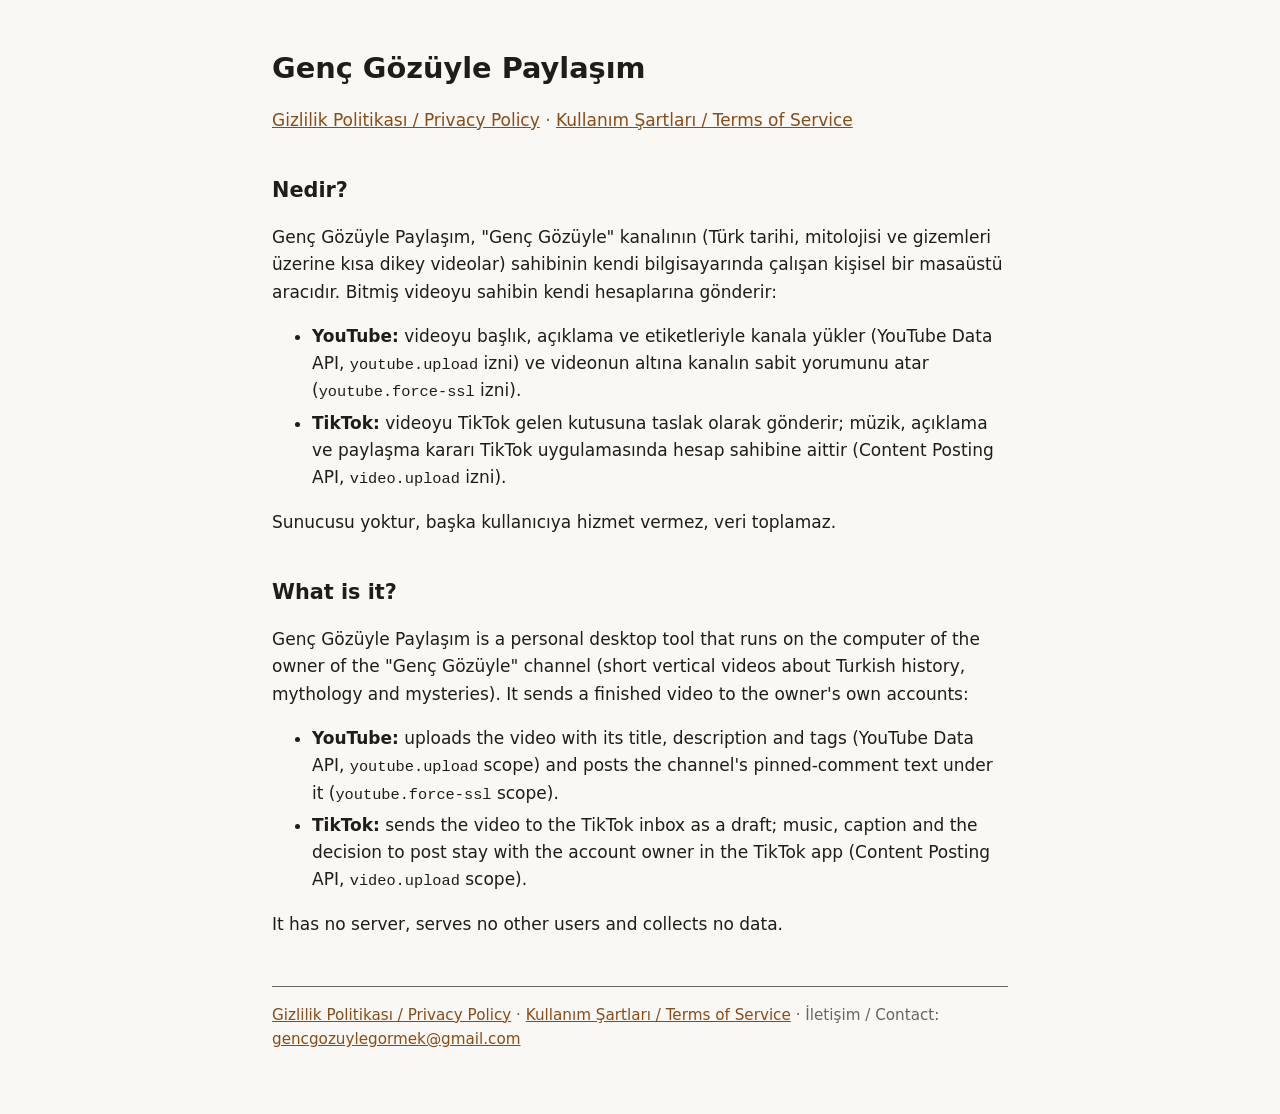
<file: index.html>
<!doctype html>
<html lang="tr">
<head>
<meta charset="utf-8">
<meta name="viewport" content="width=device-width, initial-scale=1">
<title>Genç Gözüyle Paylaşım</title>
<link rel="stylesheet" href="stil.css">
</head>
<body>
<main>
<h1>Genç Gözüyle Paylaşım</h1>
<nav><a href="gizlilik.html">Gizlilik Politikası / Privacy Policy</a> · <a href="kosullar.html">Kullanım Şartları / Terms of Service</a></nav>

<section lang="tr">
<h2>Nedir?</h2>
<p>Genç Gözüyle Paylaşım, "Genç Gözüyle" kanalının (Türk tarihi, mitolojisi ve gizemleri üzerine kısa dikey videolar) sahibinin
kendi bilgisayarında çalışan kişisel bir masaüstü aracıdır. Bitmiş videoyu sahibin kendi hesaplarına gönderir:</p>
<ul>
<li><strong>YouTube:</strong> videoyu başlık, açıklama ve etiketleriyle kanala yükler (YouTube Data API, <code>youtube.upload</code> izni) ve videonun altına kanalın sabit yorumunu atar (<code>youtube.force-ssl</code> izni).</li>
<li><strong>TikTok:</strong> videoyu TikTok gelen kutusuna taslak olarak gönderir; müzik, açıklama ve paylaşma kararı TikTok uygulamasında hesap sahibine aittir (Content Posting API, <code>video.upload</code> izni).</li>
</ul>
<p>Sunucusu yoktur, başka kullanıcıya hizmet vermez, veri toplamaz.</p>
</section>

<section lang="en">
<h2>What is it?</h2>
<p>Genç Gözüyle Paylaşım is a personal desktop tool that runs on the computer of the owner of the "Genç Gözüyle" channel
(short vertical videos about Turkish history, mythology and mysteries). It sends a finished video to the owner's own accounts:</p>
<ul>
<li><strong>YouTube:</strong> uploads the video with its title, description and tags (YouTube Data API, <code>youtube.upload</code> scope) and posts the channel's pinned-comment text under it (<code>youtube.force-ssl</code> scope).</li>
<li><strong>TikTok:</strong> sends the video to the TikTok inbox as a draft; music, caption and the decision to post stay with the account owner in the TikTok app (Content Posting API, <code>video.upload</code> scope).</li>
</ul>
<p>It has no server, serves no other users and collects no data.</p>
</section>

<footer><a href="gizlilik.html">Gizlilik Politikası / Privacy Policy</a> · <a href="kosullar.html">Kullanım Şartları / Terms of Service</a> · İletişim / Contact: <a href="mailto:gencgozuylegormek@gmail.com">gencgozuylegormek@gmail.com</a></footer>
</main>
</body>
</html>
</file>
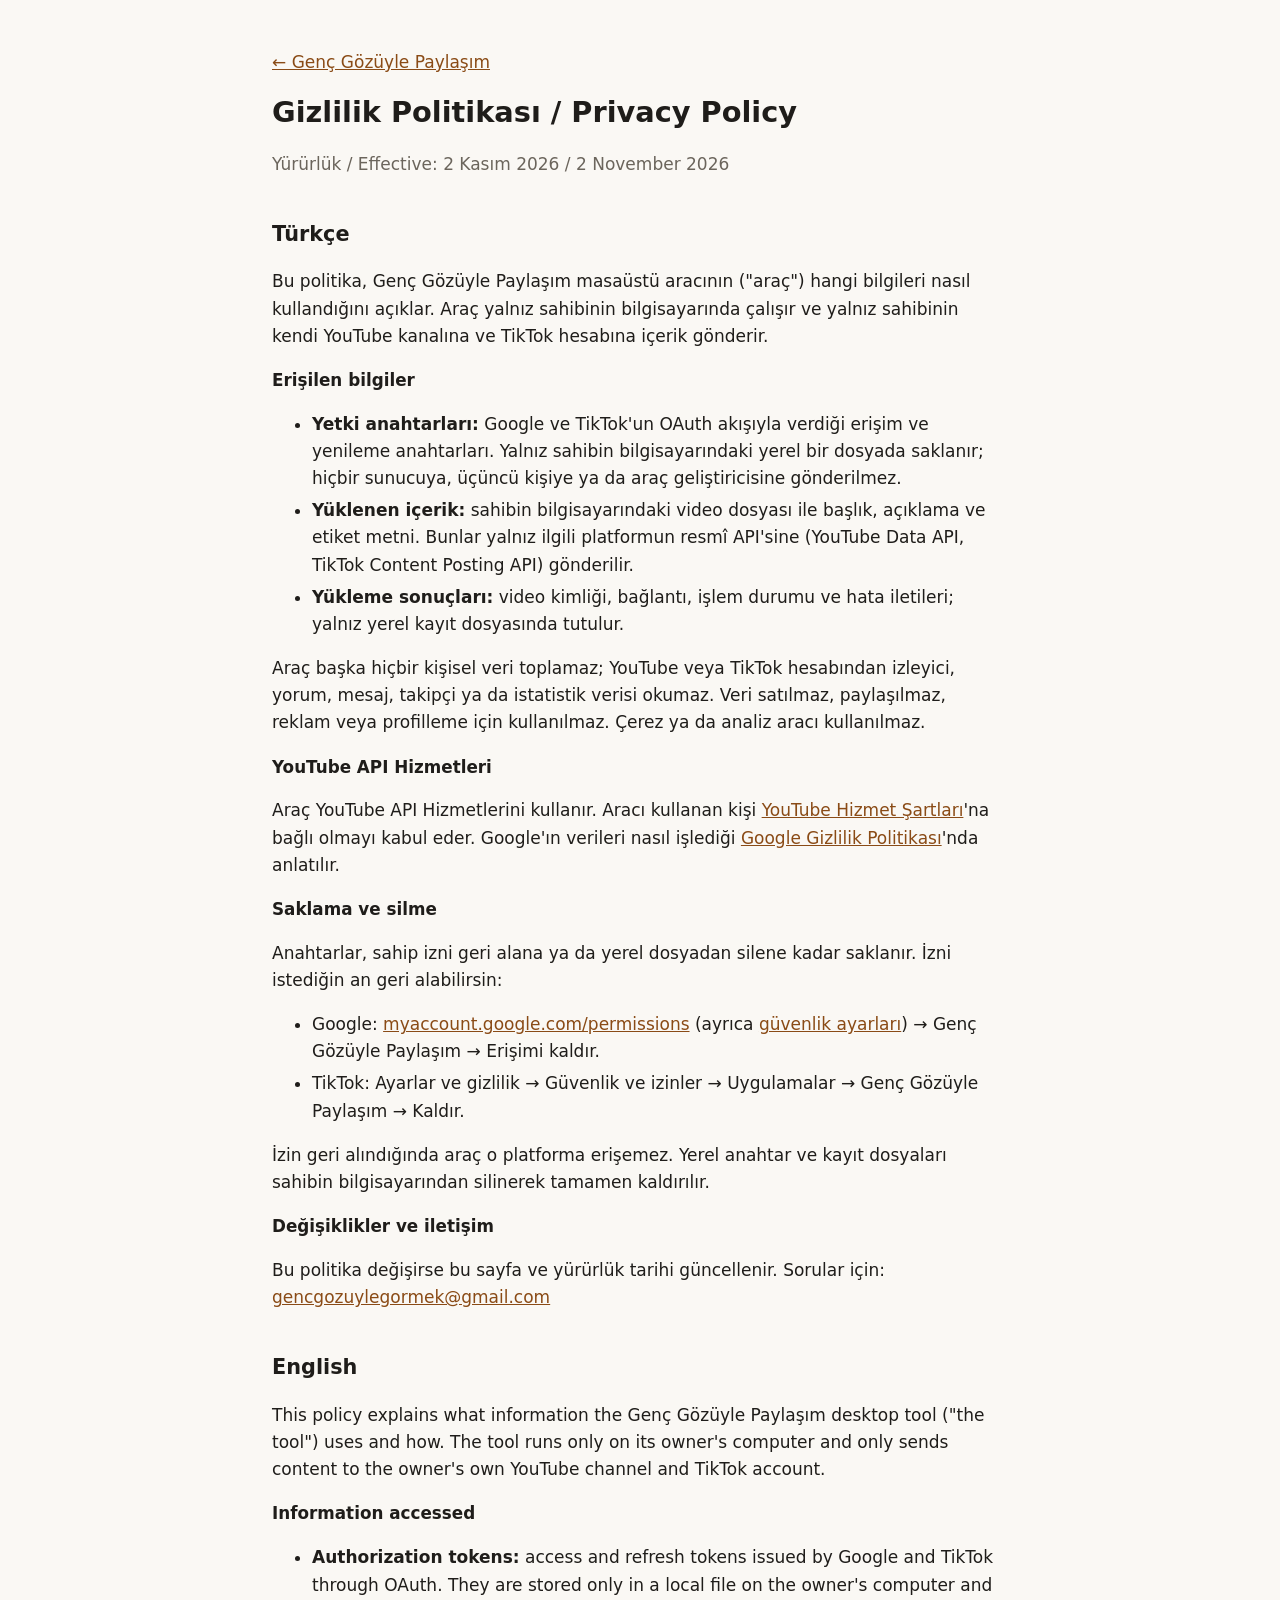
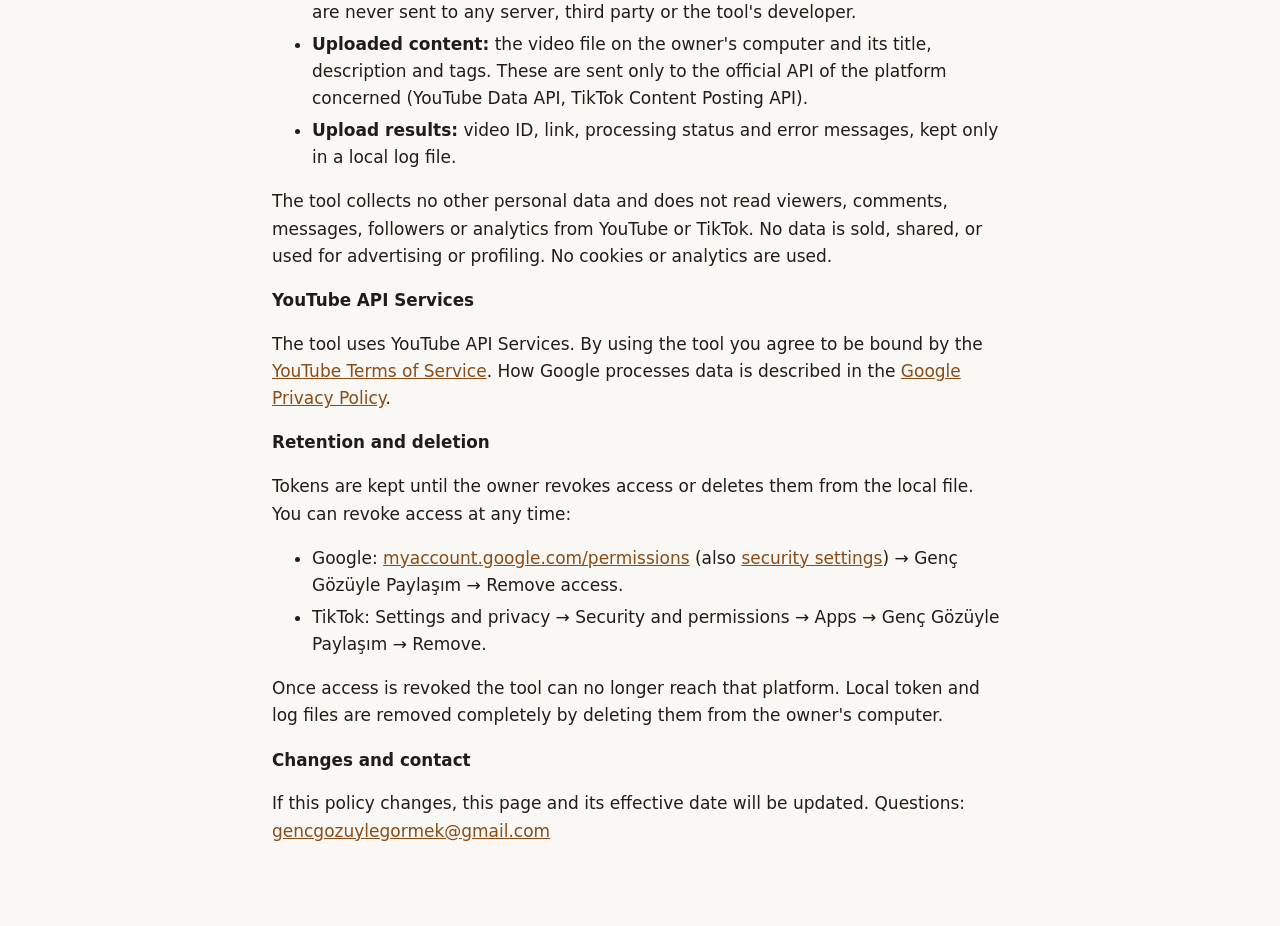
<file: gizlilik.html>
<!doctype html>
<html lang="tr">
<head>
<meta charset="utf-8">
<meta name="viewport" content="width=device-width, initial-scale=1">
<title>Gizlilik Politikası</title>
<link rel="stylesheet" href="stil.css">
</head>
<body>
<main>
<p><a href="index.html">← Genç Gözüyle Paylaşım</a></p>
<h1>Gizlilik Politikası / Privacy Policy</h1>
<p class="tarih">Yürürlük / Effective: 2 Kasım 2026 / 2 November 2026</p>

<section lang="tr">
<h2>Türkçe</h2>
<p>Bu politika, Genç Gözüyle Paylaşım masaüstü aracının ("araç") hangi bilgileri nasıl kullandığını açıklar. Araç yalnız sahibinin
bilgisayarında çalışır ve yalnız sahibinin kendi YouTube kanalına ve TikTok hesabına içerik gönderir.</p>

<h3>Erişilen bilgiler</h3>
<ul>
<li><strong>Yetki anahtarları:</strong> Google ve TikTok'un OAuth akışıyla verdiği erişim ve yenileme anahtarları. Yalnız sahibin bilgisayarındaki yerel bir dosyada saklanır; hiçbir sunucuya, üçüncü kişiye ya da araç geliştiricisine gönderilmez.</li>
<li><strong>Yüklenen içerik:</strong> sahibin bilgisayarındaki video dosyası ile başlık, açıklama ve etiket metni. Bunlar yalnız ilgili platformun resmî API'sine (YouTube Data API, TikTok Content Posting API) gönderilir.</li>
<li><strong>Yükleme sonuçları:</strong> video kimliği, bağlantı, işlem durumu ve hata iletileri; yalnız yerel kayıt dosyasında tutulur.</li>
</ul>
<p>Araç başka hiçbir kişisel veri toplamaz; YouTube veya TikTok hesabından izleyici, yorum, mesaj, takipçi ya da istatistik verisi okumaz.
Veri satılmaz, paylaşılmaz, reklam veya profilleme için kullanılmaz. Çerez ya da analiz aracı kullanılmaz.</p>

<h3>YouTube API Hizmetleri</h3>
<p>Araç YouTube API Hizmetlerini kullanır. Aracı kullanan kişi <a href="https://www.youtube.com/t/terms">YouTube Hizmet Şartları</a>'na
bağlı olmayı kabul eder. Google'ın verileri nasıl işlediği <a href="https://policies.google.com/privacy">Google Gizlilik Politikası</a>'nda anlatılır.</p>

<h3>Saklama ve silme</h3>
<p>Anahtarlar, sahip izni geri alana ya da yerel dosyadan silene kadar saklanır. İzni istediğin an geri alabilirsin:</p>
<ul>
<li>Google: <a href="https://myaccount.google.com/permissions">myaccount.google.com/permissions</a> (ayrıca <a href="https://security.google.com/settings/security/permissions">güvenlik ayarları</a>) → Genç Gözüyle Paylaşım → Erişimi kaldır.</li>
<li>TikTok: Ayarlar ve gizlilik → Güvenlik ve izinler → Uygulamalar → Genç Gözüyle Paylaşım → Kaldır.</li>
</ul>
<p>İzin geri alındığında araç o platforma erişemez. Yerel anahtar ve kayıt dosyaları sahibin bilgisayarından silinerek tamamen kaldırılır.</p>

<h3>Değişiklikler ve iletişim</h3>
<p>Bu politika değişirse bu sayfa ve yürürlük tarihi güncellenir. Sorular için: <a href="mailto:gencgozuylegormek@gmail.com">gencgozuylegormek@gmail.com</a></p>
</section>

<section lang="en">
<h2>English</h2>
<p>This policy explains what information the Genç Gözüyle Paylaşım desktop tool ("the tool") uses and how. The tool runs only on its
owner's computer and only sends content to the owner's own YouTube channel and TikTok account.</p>

<h3>Information accessed</h3>
<ul>
<li><strong>Authorization tokens:</strong> access and refresh tokens issued by Google and TikTok through OAuth. They are stored only in a local file on the owner's computer and are never sent to any server, third party or the tool's developer.</li>
<li><strong>Uploaded content:</strong> the video file on the owner's computer and its title, description and tags. These are sent only to the official API of the platform concerned (YouTube Data API, TikTok Content Posting API).</li>
<li><strong>Upload results:</strong> video ID, link, processing status and error messages, kept only in a local log file.</li>
</ul>
<p>The tool collects no other personal data and does not read viewers, comments, messages, followers or analytics from YouTube or TikTok.
No data is sold, shared, or used for advertising or profiling. No cookies or analytics are used.</p>

<h3>YouTube API Services</h3>
<p>The tool uses YouTube API Services. By using the tool you agree to be bound by the <a href="https://www.youtube.com/t/terms">YouTube Terms of Service</a>.
How Google processes data is described in the <a href="https://policies.google.com/privacy">Google Privacy Policy</a>.</p>

<h3>Retention and deletion</h3>
<p>Tokens are kept until the owner revokes access or deletes them from the local file. You can revoke access at any time:</p>
<ul>
<li>Google: <a href="https://myaccount.google.com/permissions">myaccount.google.com/permissions</a> (also <a href="https://security.google.com/settings/security/permissions">security settings</a>) → Genç Gözüyle Paylaşım → Remove access.</li>
<li>TikTok: Settings and privacy → Security and permissions → Apps → Genç Gözüyle Paylaşım → Remove.</li>
</ul>
<p>Once access is revoked the tool can no longer reach that platform. Local token and log files are removed completely by deleting them from the owner's computer.</p>

<h3>Changes and contact</h3>
<p>If this policy changes, this page and its effective date will be updated. Questions: <a href="mailto:gencgozuylegormek@gmail.com">gencgozuylegormek@gmail.com</a></p>
</section>
</main>
</body>
</html>
</file>
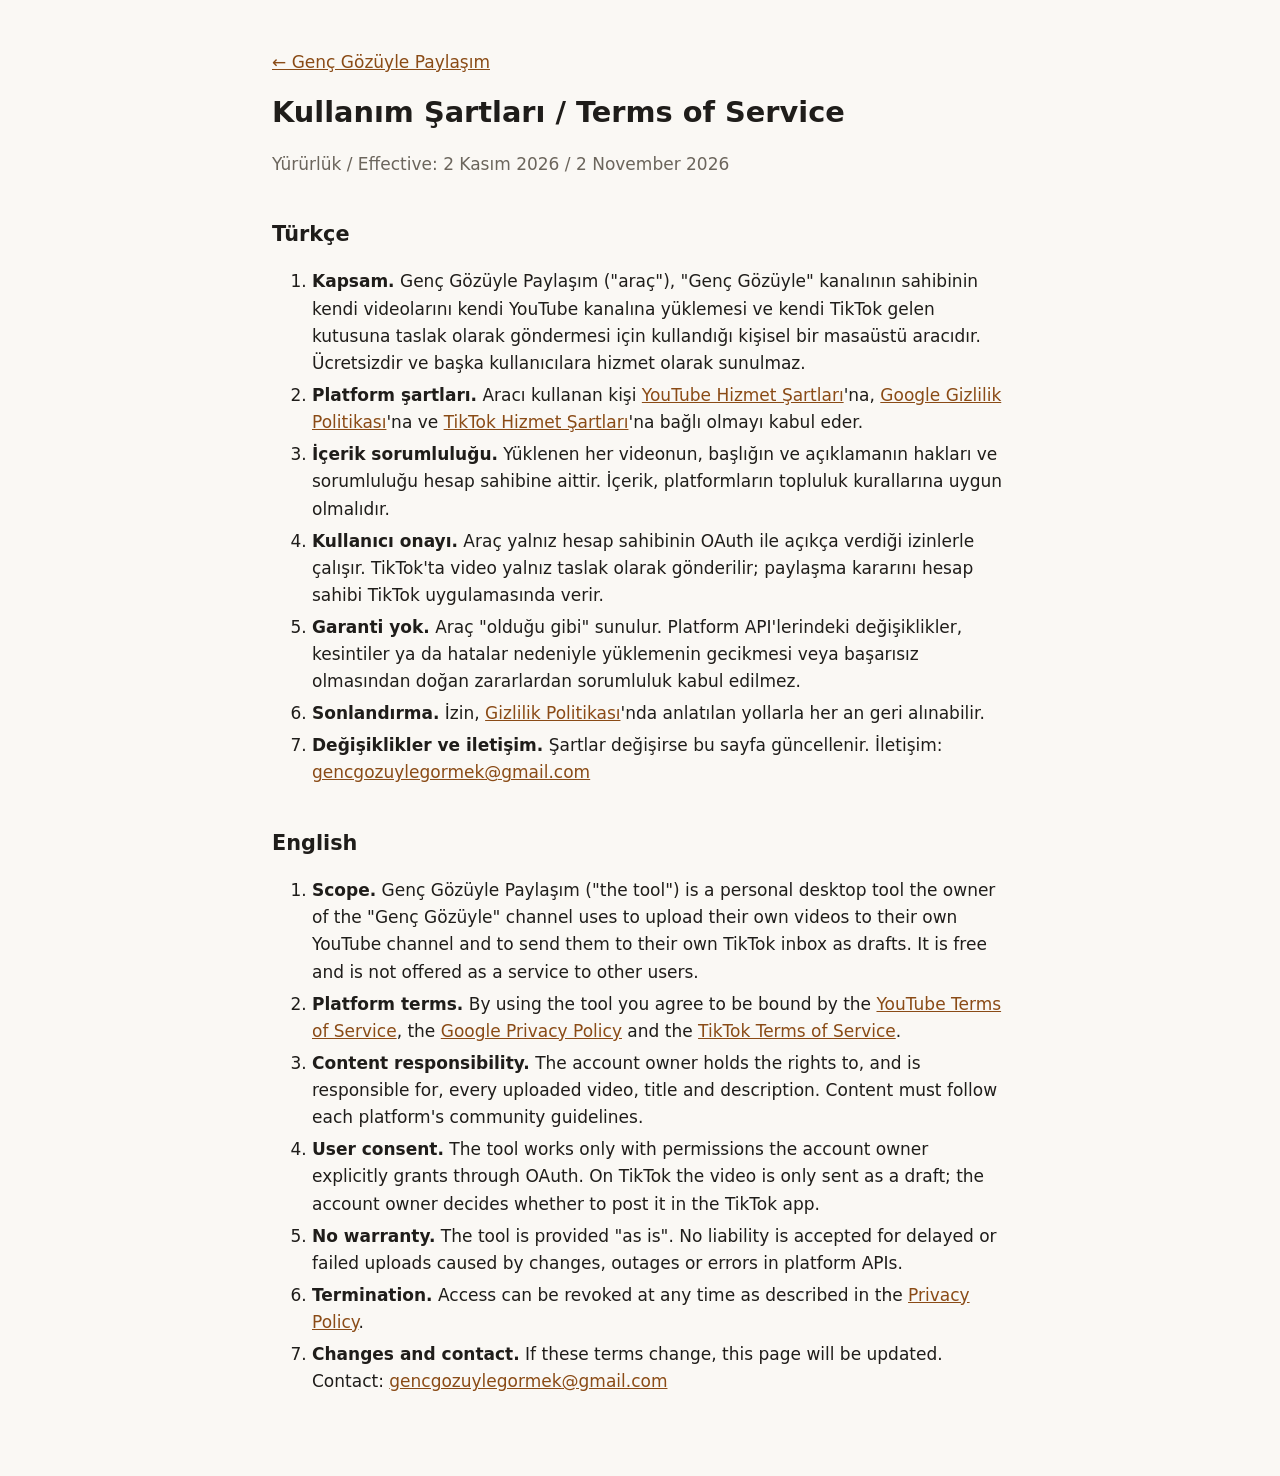
<file: kosullar.html>
<!doctype html>
<html lang="tr">
<head>
<meta charset="utf-8">
<meta name="viewport" content="width=device-width, initial-scale=1">
<title>Kullanım Şartları</title>
<link rel="stylesheet" href="stil.css">
</head>
<body>
<main>
<p><a href="index.html">← Genç Gözüyle Paylaşım</a></p>
<h1>Kullanım Şartları / Terms of Service</h1>
<p class="tarih">Yürürlük / Effective: 2 Kasım 2026 / 2 November 2026</p>

<section lang="tr">
<h2>Türkçe</h2>
<ol>
<li><strong>Kapsam.</strong> Genç Gözüyle Paylaşım ("araç"), "Genç Gözüyle" kanalının sahibinin kendi videolarını kendi YouTube kanalına yüklemesi ve kendi TikTok gelen kutusuna taslak olarak göndermesi için kullandığı kişisel bir masaüstü aracıdır. Ücretsizdir ve başka kullanıcılara hizmet olarak sunulmaz.</li>
<li><strong>Platform şartları.</strong> Aracı kullanan kişi <a href="https://www.youtube.com/t/terms">YouTube Hizmet Şartları</a>'na, <a href="https://policies.google.com/privacy">Google Gizlilik Politikası</a>'na ve <a href="https://www.tiktok.com/legal/terms-of-service">TikTok Hizmet Şartları</a>'na bağlı olmayı kabul eder.</li>
<li><strong>İçerik sorumluluğu.</strong> Yüklenen her videonun, başlığın ve açıklamanın hakları ve sorumluluğu hesap sahibine aittir. İçerik, platformların topluluk kurallarına uygun olmalıdır.</li>
<li><strong>Kullanıcı onayı.</strong> Araç yalnız hesap sahibinin OAuth ile açıkça verdiği izinlerle çalışır. TikTok'ta video yalnız taslak olarak gönderilir; paylaşma kararını hesap sahibi TikTok uygulamasında verir.</li>
<li><strong>Garanti yok.</strong> Araç "olduğu gibi" sunulur. Platform API'lerindeki değişiklikler, kesintiler ya da hatalar nedeniyle yüklemenin gecikmesi veya başarısız olmasından doğan zararlardan sorumluluk kabul edilmez.</li>
<li><strong>Sonlandırma.</strong> İzin, <a href="gizlilik.html">Gizlilik Politikası</a>'nda anlatılan yollarla her an geri alınabilir.</li>
<li><strong>Değişiklikler ve iletişim.</strong> Şartlar değişirse bu sayfa güncellenir. İletişim: <a href="mailto:gencgozuylegormek@gmail.com">gencgozuylegormek@gmail.com</a></li>
</ol>
</section>

<section lang="en">
<h2>English</h2>
<ol>
<li><strong>Scope.</strong> Genç Gözüyle Paylaşım ("the tool") is a personal desktop tool the owner of the "Genç Gözüyle" channel uses to upload their own videos to their own YouTube channel and to send them to their own TikTok inbox as drafts. It is free and is not offered as a service to other users.</li>
<li><strong>Platform terms.</strong> By using the tool you agree to be bound by the <a href="https://www.youtube.com/t/terms">YouTube Terms of Service</a>, the <a href="https://policies.google.com/privacy">Google Privacy Policy</a> and the <a href="https://www.tiktok.com/legal/terms-of-service">TikTok Terms of Service</a>.</li>
<li><strong>Content responsibility.</strong> The account owner holds the rights to, and is responsible for, every uploaded video, title and description. Content must follow each platform's community guidelines.</li>
<li><strong>User consent.</strong> The tool works only with permissions the account owner explicitly grants through OAuth. On TikTok the video is only sent as a draft; the account owner decides whether to post it in the TikTok app.</li>
<li><strong>No warranty.</strong> The tool is provided "as is". No liability is accepted for delayed or failed uploads caused by changes, outages or errors in platform APIs.</li>
<li><strong>Termination.</strong> Access can be revoked at any time as described in the <a href="gizlilik.html">Privacy Policy</a>.</li>
<li><strong>Changes and contact.</strong> If these terms change, this page will be updated. Contact: <a href="mailto:gencgozuylegormek@gmail.com">gencgozuylegormek@gmail.com</a></li>
</ol>
</section>
</main>
</body>
</html>
</file>
<file: stil.css>
:root { --zemin: #faf8f4; --metin: #1f1d1a; --soluk: #6b655c; --vurgu: #8a4b16; }
@media (prefers-color-scheme: dark) { :root { --zemin: #1a1816; --metin: #ece7df; --soluk: #a39b8f; --vurgu: #e0a060; } }
body { margin: 0; background: var(--zemin); color: var(--metin); font: 17px/1.6 system-ui, -apple-system, "Segoe UI", sans-serif; }
main { max-width: 46rem; margin: 0 auto; padding: 2rem 16px 4rem; }
h1 { font-size: 1.8rem; line-height: 1.25; }
h2 { margin-top: 2.5rem; font-size: 1.3rem; }
h3 { font-size: 1.05rem; }
a { color: var(--vurgu); }
nav, footer, .tarih { color: var(--soluk); }
footer { margin-top: 3rem; border-top: 1px solid currentColor; padding-top: 1rem; font-size: .95rem; }
code { font-size: .9em; }
li { margin: .3rem 0; }
</file>
